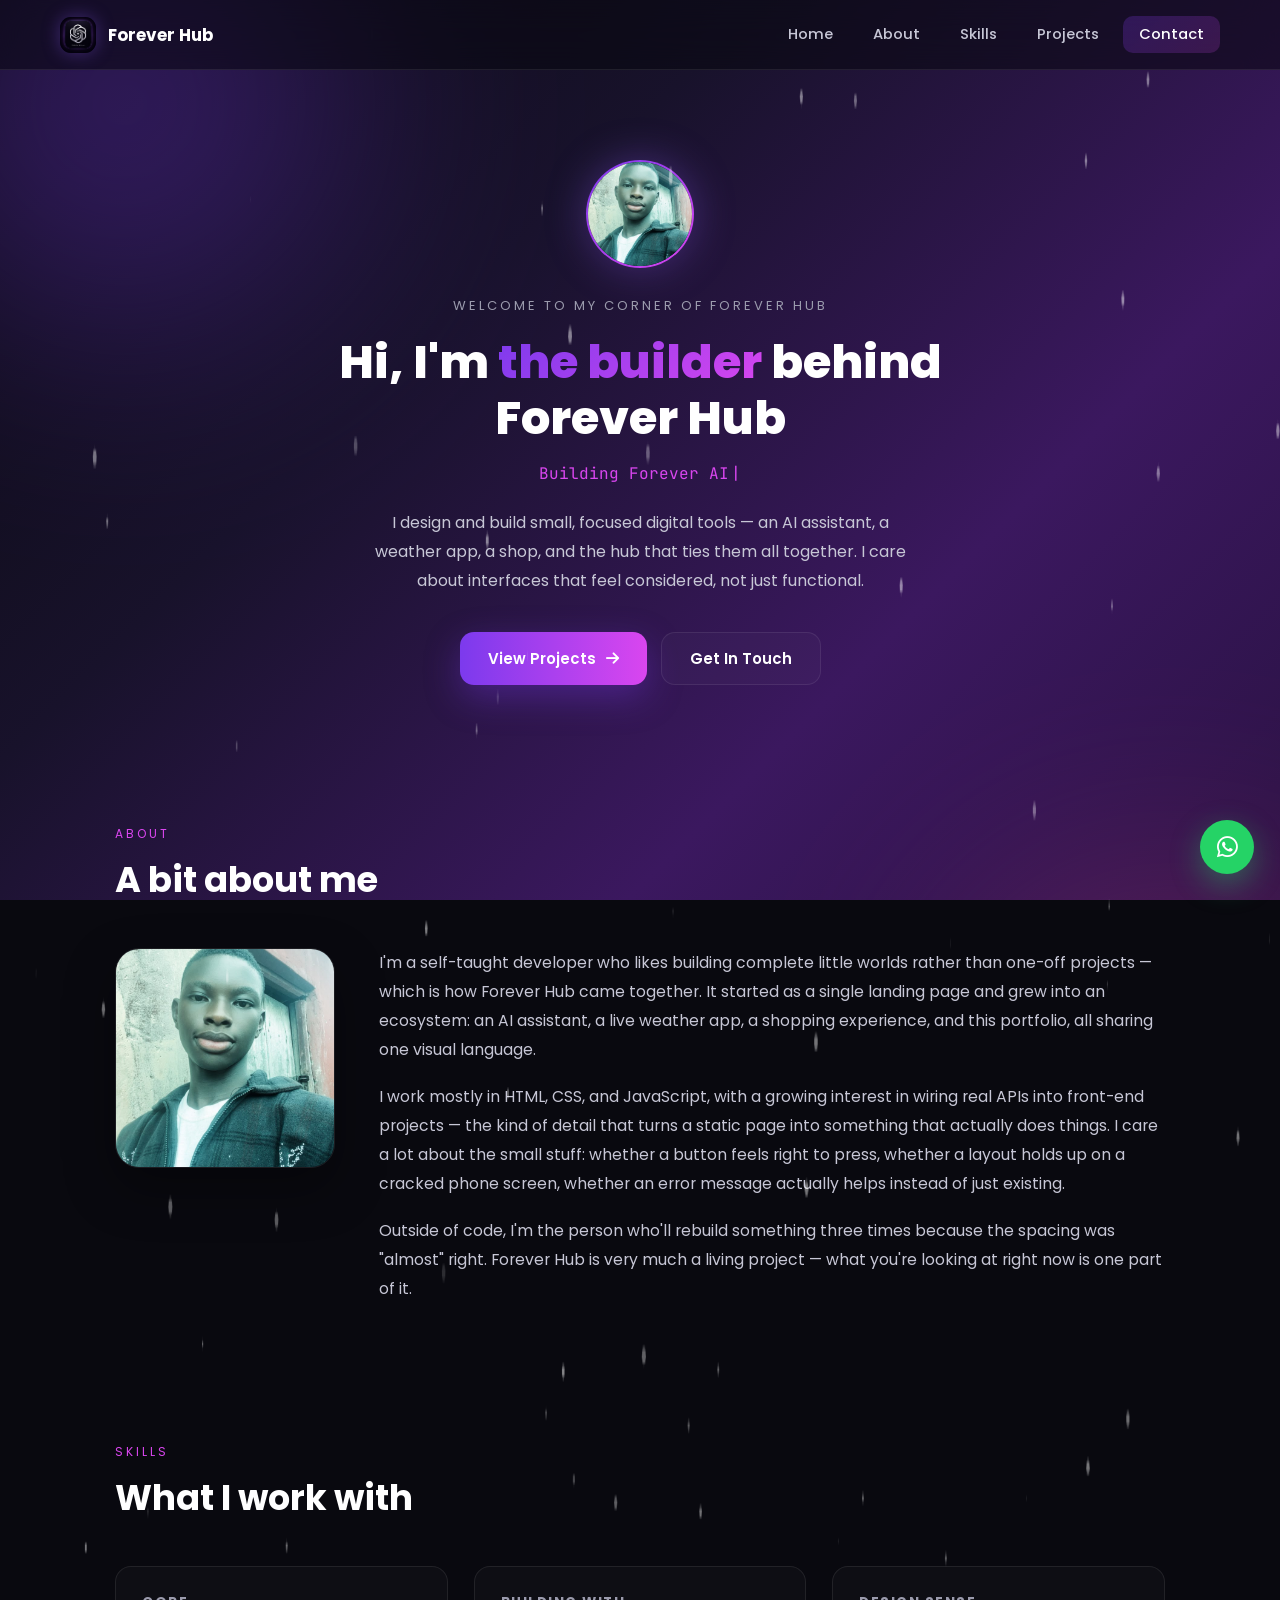
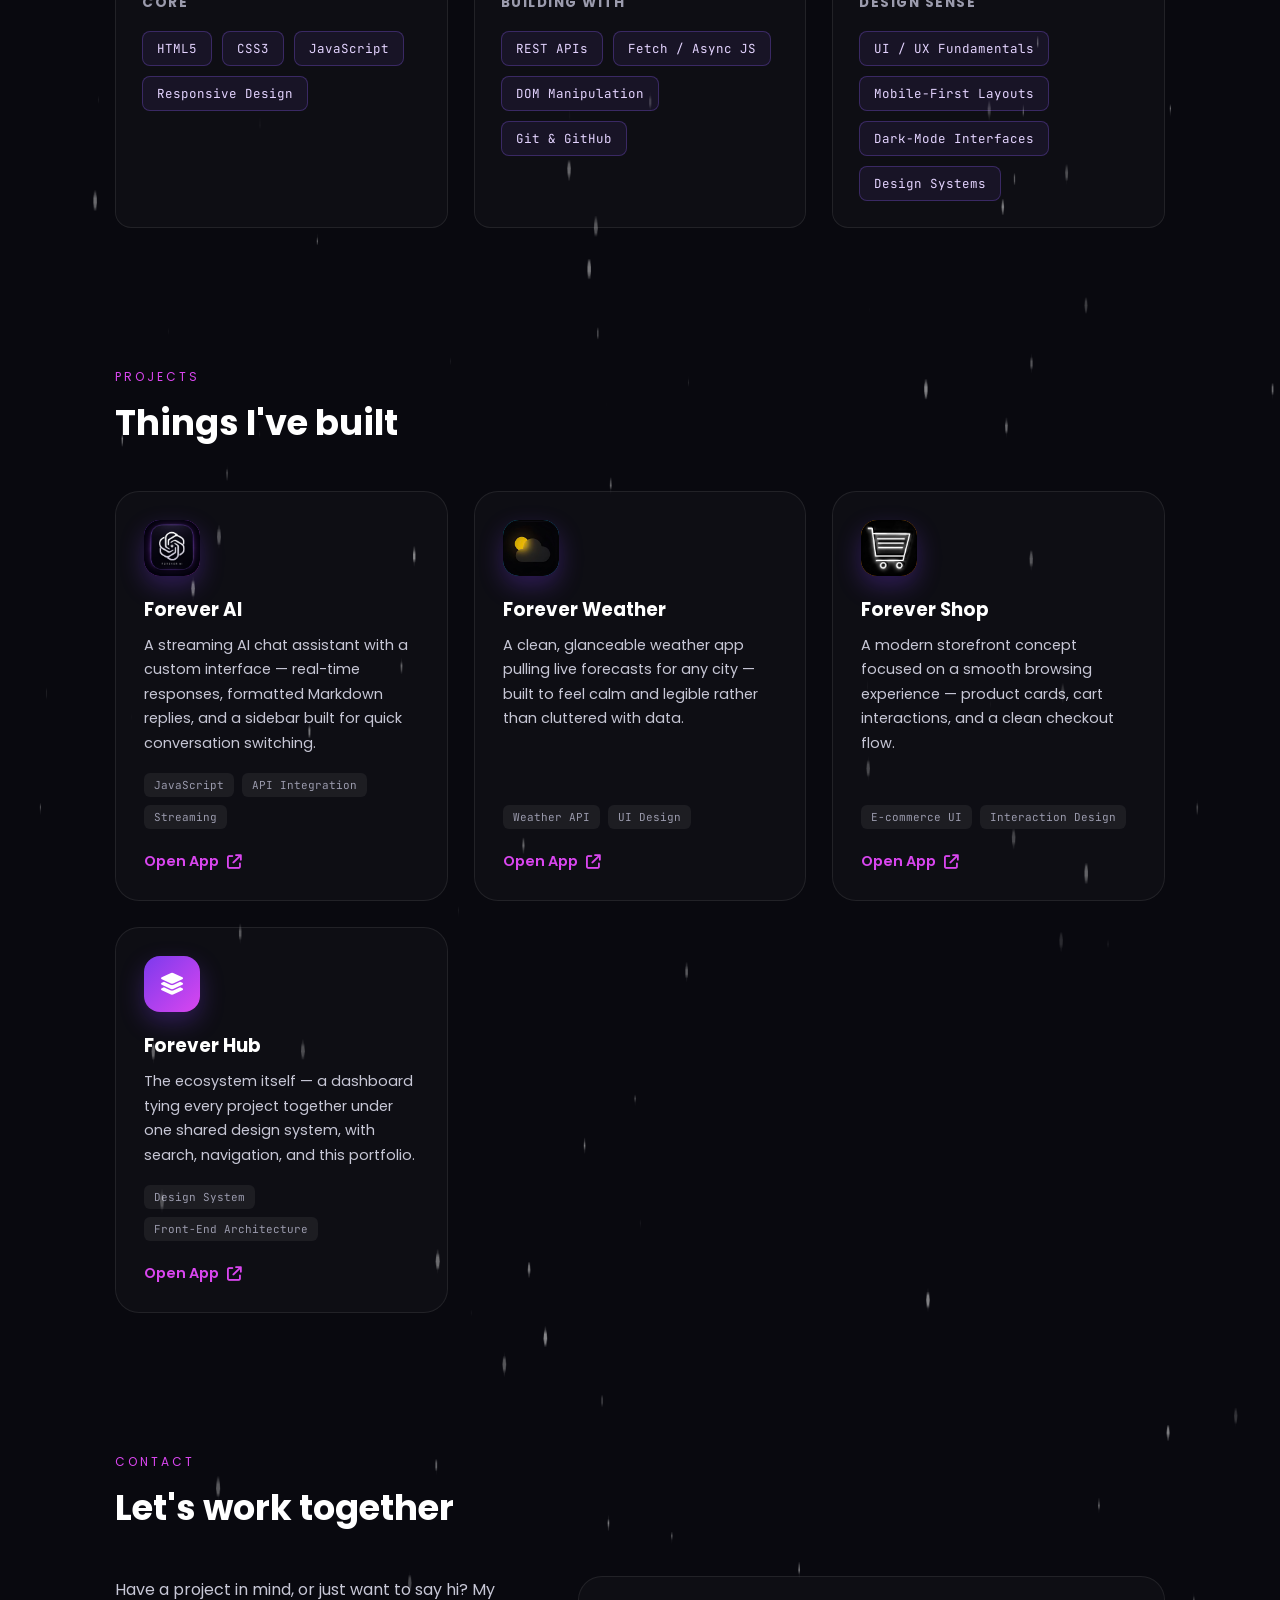
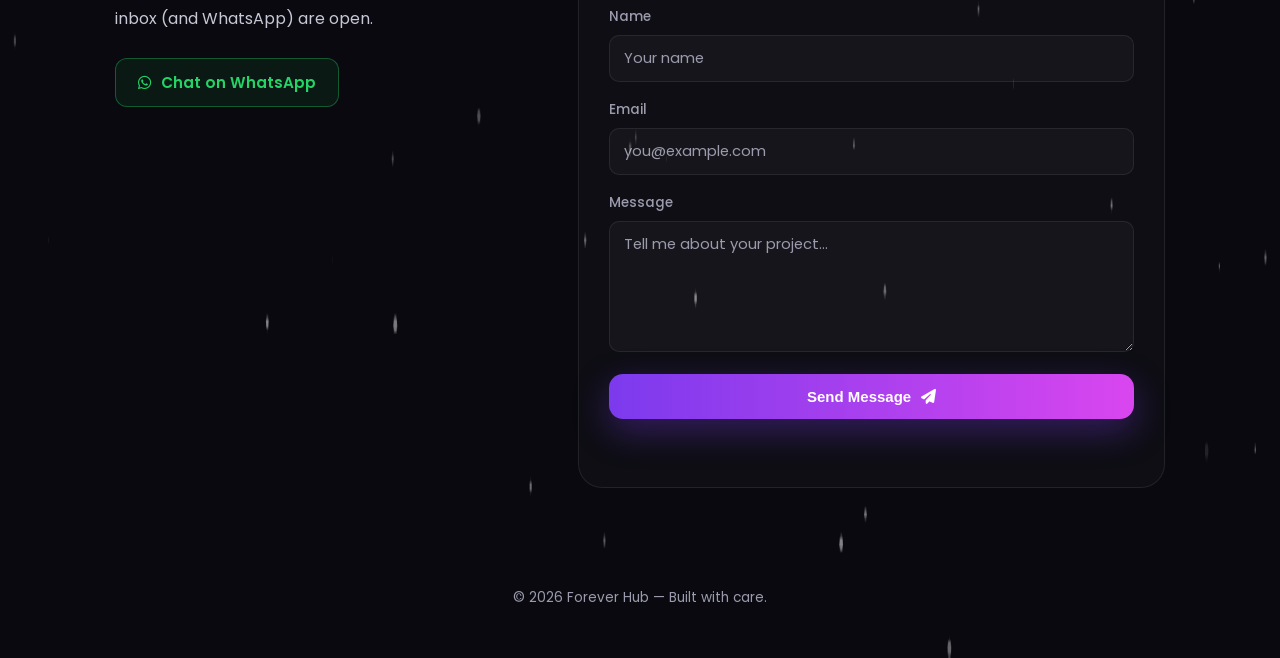
<file: about.html>
<!DOCTYPE html>
<html lang="en">

<head>

<meta charset="UTF-8">

<meta name="viewport" content="width=device-width, initial-scale=1.0">

<title>Forever Hub | About</title>

<link rel="stylesheet" href="about.css">
<link rel="stylesheet" href="css_responsive.css">

<link rel="preconnect" href="https://fonts.googleapis.com">
<link rel="preconnect" href="https://fonts.gstatic.com" crossorigin>

<link href="https://fonts.googleapis.com/css2?family=Poppins:wght@300;400;500;600;700;800&family=JetBrains+Mono:wght@400;500;600&display=swap" rel="stylesheet">

<link rel="stylesheet" href="https://cdnjs.cloudflare.com/ajax/libs/font-awesome/6.5.2/css/all.min.css">

</head>

<body>

<canvas id="galaxy"></canvas>

<div class="background">
    <div class="gradient"></div>
    <div class="blob blob1"></div>
    <div class="blob blob2"></div>
    <div class="blob blob3"></div>
</div>

<!-- ============================
     NAV BAR
============================ -->

<nav class="navbar" id="navbar">

    <a href="index.html" class="nav-brand">
        <div class="nav-logo">
            <img src="forever_ai_icon.png" alt="Forever Hub">
        </div>
        <span>Forever Hub</span>
    </a>

    <div class="nav-links" id="navLinks">

        <a href="index.html" class="nav-link">Home</a>
        <a href="#about" class="nav-link" data-section="about">About</a>
        <a href="#skills" class="nav-link" data-section="skills">Skills</a>
        <a href="#projects" class="nav-link" data-section="projects">Projects</a>
        <a href="#contact" class="nav-link" data-section="contact">Contact</a>

    </div>

    <button class="nav-toggle" id="navToggle" aria-label="Toggle menu">
        <i class="fa-solid fa-bars"></i>
    </button>

</nav>

<div class="nav-overlay" id="navOverlay"></div>

<!-- ============================
     HERO
============================ -->

<header class="hero" id="home">

    <div class="hero-photo">
        <img src="forever_.png" alt="Profile photo">
    </div>

    <small class="eyebrow">Welcome to my corner of Forever Hub</small>

    <h1 class="hero-name">Hi, I'm <span>the builder</span> behind Forever Hub</h1>

    <p class="hero-role">
        <span id="roleText">Building Forever AI</span><span class="cursor">|</span>
    </p>

    <p class="hero-intro">
        I design and build small, focused digital tools — an AI assistant, a weather app,
        a shop, and the hub that ties them all together. I care about interfaces that feel
        considered, not just functional.
    </p>

    <div class="hero-actions">
        <a href="#projects" class="btn-primary">
            View Projects
            <i class="fa-solid fa-arrow-right"></i>
        </a>
        <a href="#contact" class="btn-secondary">
            Get In Touch
        </a>
    </div>

</header>

<main>

    <!-- ============================
         ABOUT
    ============================ -->

    <section class="section" id="about">

        <div class="section-head">
            <small class="section-eyebrow">About</small>
            <h2 class="section-title">A bit about me</h2>
        </div>

        <div class="about-grid">

            <div class="about-photo">
                <img src="forever_.png" alt="Profile photo">
            </div>

            <div class="about-text">

                <p>
                    I'm a self-taught developer who likes building complete little worlds
                    rather than one-off projects — which is how Forever Hub came together.
                    It started as a single landing page and grew into an ecosystem: an AI
                    assistant, a live weather app, a shopping experience, and this portfolio,
                    all sharing one visual language.
                </p>

                <p>
                    I work mostly in HTML, CSS, and JavaScript, with a growing interest in
                    wiring real APIs into front-end projects — the kind of detail that turns
                    a static page into something that actually does things. I care a lot about
                    the small stuff: whether a button feels right to press, whether a layout
                    holds up on a cracked phone screen, whether an error message actually helps
                    instead of just existing.
                </p>

                <p>
                    Outside of code, I'm the person who'll rebuild something three times because
                    the spacing was "almost" right. Forever Hub is very much a living project —
                    what you're looking at right now is one part of it.
                </p>

            </div>

        </div>

    </section>

    <!-- ============================
         SKILLS
    ============================ -->

    <section class="section" id="skills">

        <div class="section-head">
            <small class="section-eyebrow">Skills</small>
            <h2 class="section-title">What I work with</h2>
        </div>

        <div class="skills-groups">

            <div class="skill-group">

                <h3>Core</h3>

                <div class="skill-tags">
                    <span class="skill-tag">HTML5</span>
                    <span class="skill-tag">CSS3</span>
                    <span class="skill-tag">JavaScript</span>
                    <span class="skill-tag">Responsive Design</span>
                </div>

            </div>

            <div class="skill-group">

                <h3>Building With</h3>

                <div class="skill-tags">
                    <span class="skill-tag">REST APIs</span>
                    <span class="skill-tag">Fetch / Async JS</span>
                    <span class="skill-tag">DOM Manipulation</span>
                    <span class="skill-tag">Git &amp; GitHub</span>
                </div>

            </div>

            <div class="skill-group">

                <h3>Design Sense</h3>

                <div class="skill-tags">
                    <span class="skill-tag">UI / UX Fundamentals</span>
                    <span class="skill-tag">Mobile-First Layouts</span>
                    <span class="skill-tag">Dark-Mode Interfaces</span>
                    <span class="skill-tag">Design Systems</span>
                </div>

            </div>

        </div>

    </section>

    <!-- ============================
         PROJECTS
    ============================ -->

    <section class="section" id="projects">

        <div class="section-head">
            <small class="section-eyebrow">Projects</small>
            <h2 class="section-title">Things I've built</h2>
        </div>

        <div class="projects-grid">

            <article class="project-card">

                <div class="project-icon">
                    <img src="forever_ai_icon.png" alt="Forever AI">
                </div>

                <h3>Forever AI</h3>

                <p>
                    A streaming AI chat assistant with a custom interface — real-time
                    responses, formatted Markdown replies, and a sidebar built for
                    quick conversation switching.
                </p>

                <div class="project-tags">
                    <span>JavaScript</span>
                    <span>API Integration</span>
                    <span>Streaming</span>
                </div>

                <a href="forever_ai.html" class="project-link">
                    Open App <i class="fa-solid fa-arrow-up-right-from-square"></i>
                </a>

            </article>

            <article class="project-card">

                <div class="project-icon weather">
                    <img src="weather1.jpg" alt="Forever Weather">
                </div>

                <h3>Forever Weather</h3>

                <p>
                    A clean, glanceable weather app pulling live forecasts for any city —
                    built to feel calm and legible rather than cluttered with data.
                </p>

                <div class="project-tags">
                    <span>Weather API</span>
                    <span>UI Design</span>
                </div>

                <a href="weather.html" class="project-link">
                    Open App <i class="fa-solid fa-arrow-up-right-from-square"></i>
                </a>

            </article>

            <article class="project-card">

                <div class="project-icon shop">
                    <img src="shopping.jpg" alt="Forever Shop">
                </div>

                <h3>Forever Shop</h3>

                <p>
                    A modern storefront concept focused on a smooth browsing experience —
                    product cards, cart interactions, and a clean checkout flow.
                </p>

                <div class="project-tags">
                    <span>E-commerce UI</span>
                    <span>Interaction Design</span>
                </div>

                <a href="shop.html" class="project-link">
                    Open App <i class="fa-solid fa-arrow-up-right-from-square"></i>
                </a>

            </article>

            <article class="project-card">

                <div class="project-icon hub">
                    <i class="fa-solid fa-layer-group"></i>
                </div>

                <h3>Forever Hub</h3>

                <p>
                    The ecosystem itself — a dashboard tying every project together under
                    one shared design system, with search, navigation, and this portfolio.
                </p>

                <div class="project-tags">
                    <span>Design System</span>
                    <span>Front-End Architecture</span>
                </div>

                <a href="dashboard.html" class="project-link">
                    Open App <i class="fa-solid fa-arrow-up-right-from-square"></i>
                </a>

            </article>

        </div>

    </section>

    <!-- ============================
         CONTACT
    ============================ -->

    <section class="section" id="contact">

        <div class="section-head">
            <small class="section-eyebrow">Contact</small>
            <h2 class="section-title">Let's work together</h2>
        </div>

        <div class="contact-grid">

            <div class="contact-info">

                <p>
                    Have a project in mind, or just want to say hi? My inbox (and WhatsApp)
                    are open.
                </p>

                <a href="https://wa.me/2348117090361" class="whatsapp-link" target="_blank" rel="noopener noreferrer">
                    <i class="fab fa-whatsapp"></i>
                    Chat on WhatsApp
                </a>

            </div>

            <form
                class="contact-form"
                id="contactForm"
                action="https://formspree.io/f/mljrnbwl"
                method="POST"
            >

                <div class="form-row">

                    <label for="name">Name</label>

                    <input
                        type="text"
                        id="name"
                        name="name"
                        placeholder="Your name"
                        required
                    >

                </div>

                <div class="form-row">

                    <label for="email">Email</label>

                    <input
                        type="email"
                        id="email"
                        name="email"
                        placeholder="you@example.com"
                        required
                    >

                </div>

                <div class="form-row">

                    <label for="message">Message</label>

                    <textarea
                        id="message"
                        name="message"
                        rows="5"
                        placeholder="Tell me about your project..."
                        required
                    ></textarea>

                </div>

                <button type="submit" class="btn-primary form-submit" id="formSubmit">
                    <span class="btn-text">Send Message</span>
                    <i class="fa-solid fa-paper-plane"></i>
                </button>

                <p class="form-status" id="formStatus"></p>

            </form>

        </div>

    </section>

</main>

<footer class="site-footer">
    © 2026 Forever Hub — Built with care.
</footer>

<a href="https://wa.me/2348117090361" class="whatsapp-btn" target="_blank" rel="noopener noreferrer">
    <i class="fab fa-whatsapp"></i>
</a>

<script src="Script.js"></script>
<script src="about.js"></script>

</body>

</html>
</file>
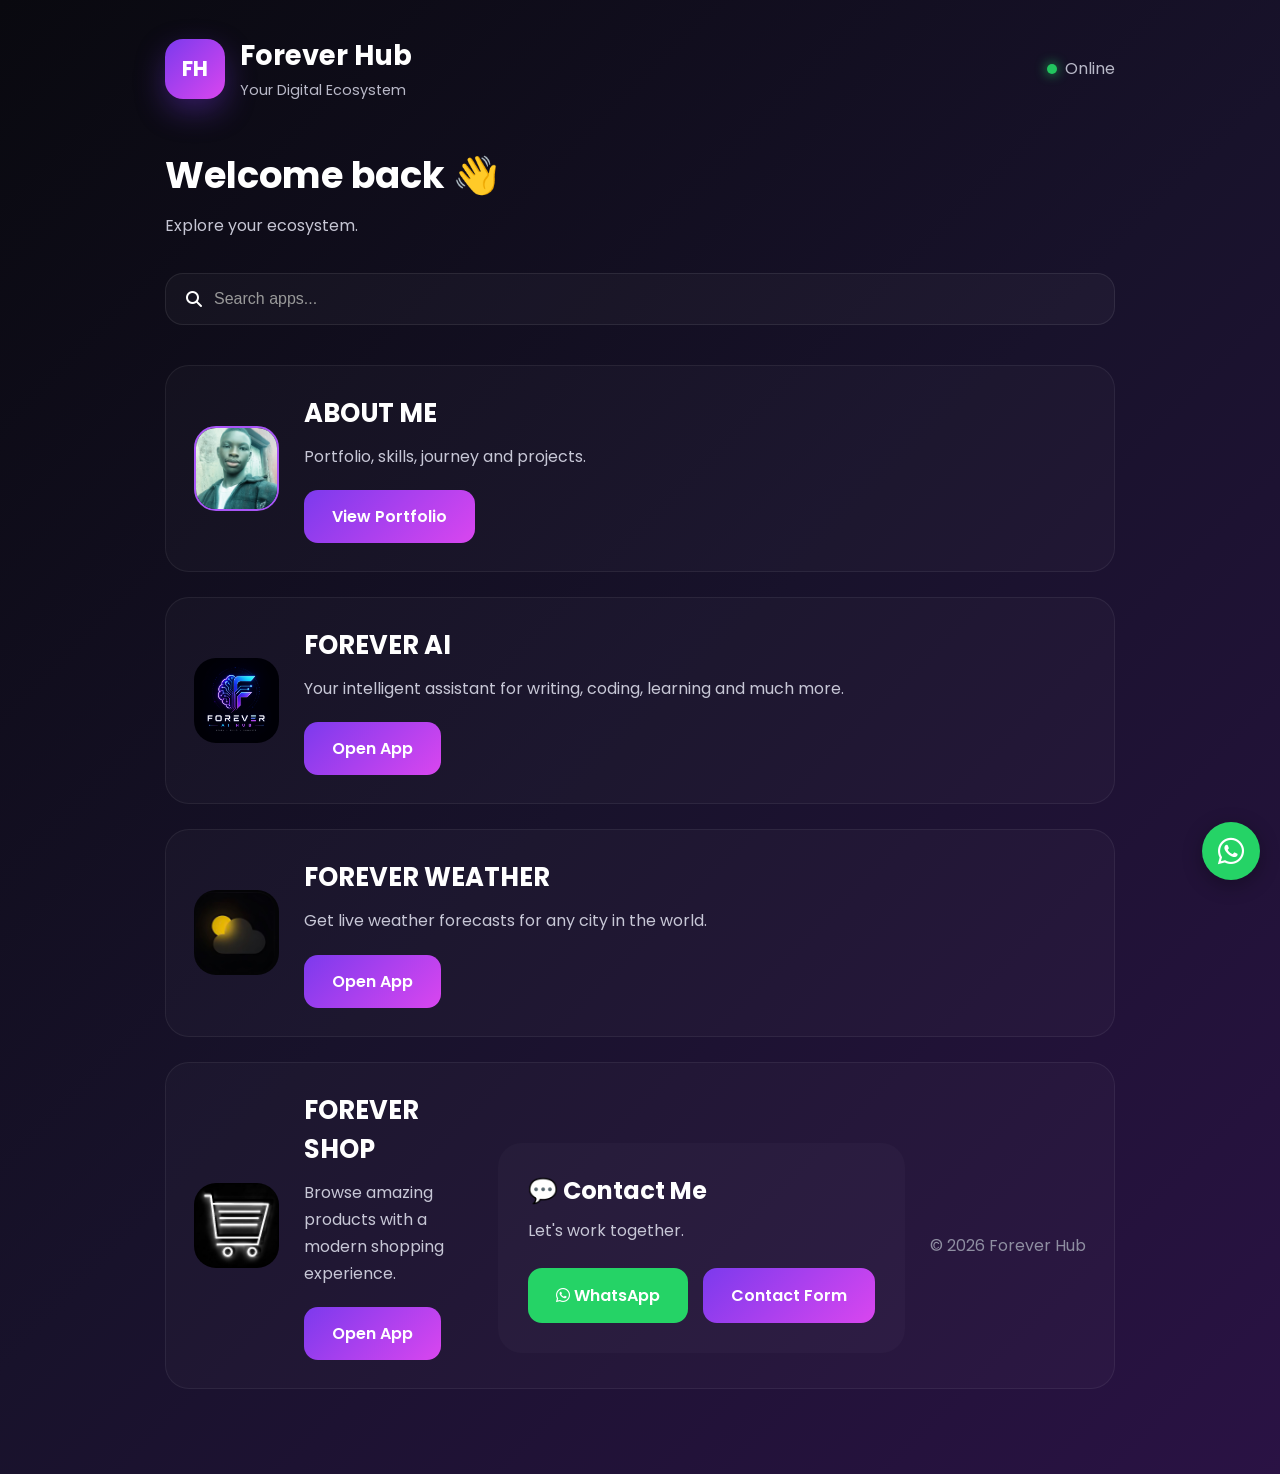
<file: dashboard.html>
<!DOCTYPE html>
<html lang="en">

<head>

<meta charset="UTF-8">

<meta name="viewport" content="width=device-width, initial-scale=1.0">

<title>Forever Hub | Dashboard</title>

<link rel="stylesheet" href="dashboard.css">
<link rel="stylesheet" href="css_responsive.css">

<link rel="preconnect" href="https://fonts.googleapis.com">

<link rel="preconnect" href="https://fonts.gstatic.com" crossorigin>

<link href="https://fonts.googleapis.com/css2?family=Poppins:wght@300;400;500;600;700;800&display=swap" rel="stylesheet">

<link rel="stylesheet"
href="https://cdnjs.cloudflare.com/ajax/libs/font-awesome/6.7.2/css/all.min.css">

<link rel="stylesheet" href="https://cdnjs.cloudflare.com/ajax/libs/font-awesome/6.5.2/css/all.min.css">

</head>

<body>

<div class="container">

<header>

<div class="brand">

<div class="logo">
FH
</div>

<div class="brand-text">

<h1>Forever Hub</h1>

<span>Your Digital Ecosystem</span>

</div>

</div>

<div class="status">

<span class="dot"></span>

Online

</div>

</header>

<section class="hero">

<h2>Welcome back 👋</h2>

<p>Explore your ecosystem.</p>

</section>

<div class="search">

<i class="fa-solid fa-magnifying-glass"></i>

<input
type="text"
placeholder="Search apps...">

</div>

<section>
<!-- ABOUT -->

<section class="app-card">

<div class="app-icon profile">

<img src="forever_.png">

</div>

<div class="app-content">

<h2>ABOUT ME</h2>

<p>

Portfolio, skills,
journey and projects.

</p>

<a href="about.html">

View Portfolio

</a>

</div>

</section>


<!-- FOREVER AI -->

<section class="app-card">
<div class="app-icon ai-logo">
    <img src="forever_ai.png" alt="Forever AI Logo">
</div>

<div class="app-content">

<h2>FOREVER AI</h2>

<p>
Your intelligent assistant for writing,
coding, learning and much more.
</p>

<a href="forever_ai.html">

Open App

</a>

</div>

</section>

<!-- WEATHER -->

<section class="app-card">

<div class="app-icon ai-logo">
    <img src="weather1.jpg" alt="Forever weather Logo">
</div>

<div class="app-content">

<h2>FOREVER WEATHER</h2>

<p>
Get live weather forecasts
for any city in the world.
</p>

<a href="weather.html">

Open App

</a>

</div>

</section>

<!-- SHOP -->

<section class="app-card">
<div class="app-icon ai-logo">
    <img src="shopping.jpg" alt="Forever shopping Logo">
</div>

<div class="app-content">

<h2>FOREVER SHOP</h2>

<p>
Browse amazing products
with a modern shopping experience.
</p>

<a href="shop.html">

Open App

</a>

</div>


<!-- CONTACT -->

<section class="contact">

<h2>💬 Contact Me</h2>

<p>

Let's work together.

</p>

<div class="buttons">

<a href="https://wa.me/2348117090361">

<i class="fab fa-whatsapp"></i>

WhatsApp

</a>



<a href="about.html">

Contact Form

</a>

</div>

</section>

<footer>

© 2026 Forever Hub

</footer>

</div>
<a href="https://wa.me/2348117090361" class="whatsapp-btn" target="_blank">
  <i class="fab fa-whatsapp"></i>
</a>

</body>

</html>
</file>
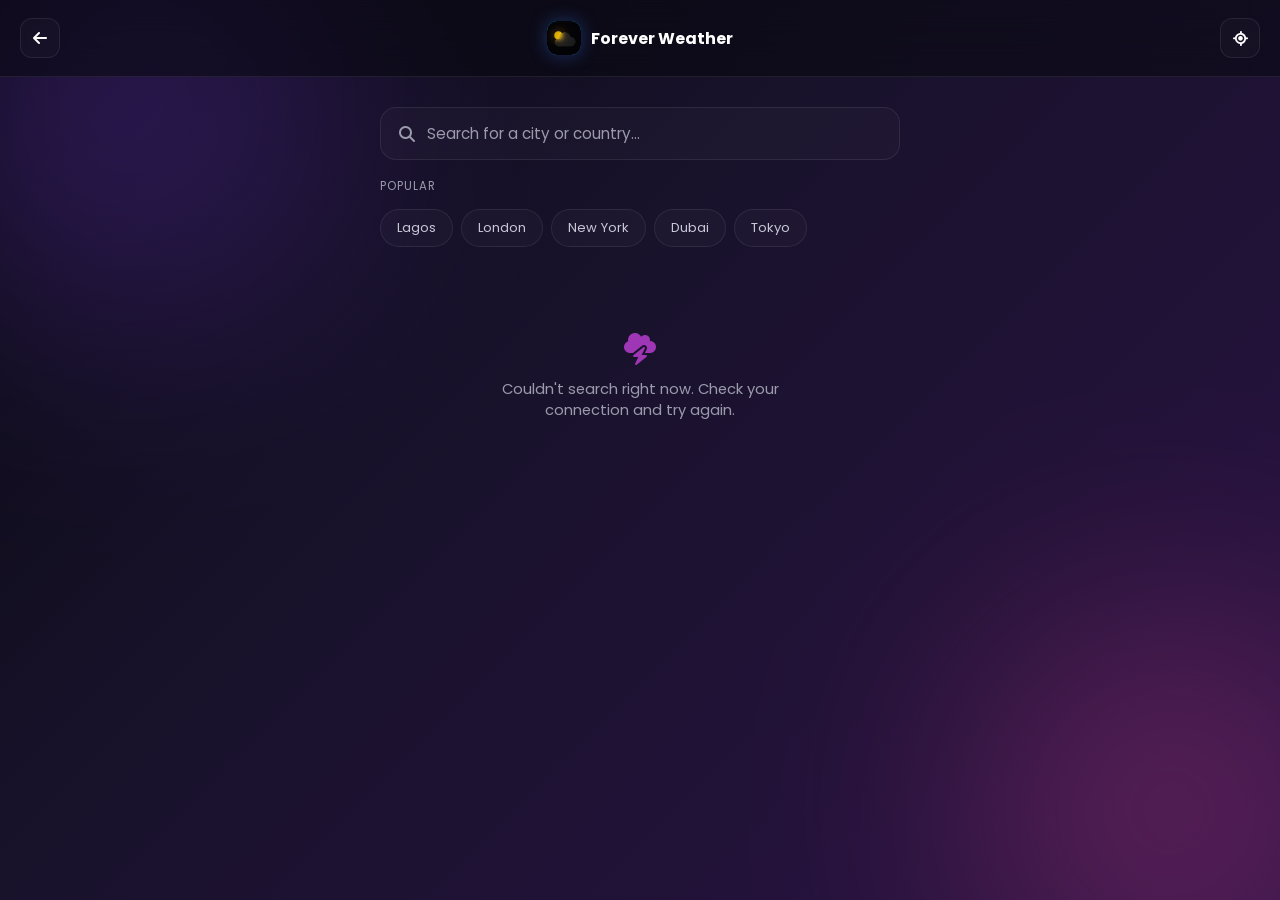
<file: weather.html>
<!DOCTYPE html>
<html lang="en">

<head>

<meta charset="UTF-8">

<meta name="viewport" content="width=device-width, initial-scale=1.0">

<title>Forever Hub | Weather</title>

<link rel="stylesheet" href="weather.css">
<link rel="stylesheet" href="css_responsive.css">

<link rel="preconnect" href="https://fonts.googleapis.com">
<link rel="preconnect" href="https://fonts.gstatic.com" crossorigin>

<link href="https://fonts.googleapis.com/css2?family=Poppins:wght@300;400;500;600;700;800&family=JetBrains+Mono:wght@400;500;600&display=swap" rel="stylesheet">

<link rel="stylesheet" href="https://cdnjs.cloudflare.com/ajax/libs/font-awesome/6.5.2/css/all.min.css">

</head>

<body>

<div class="background">
    <div class="gradient"></div>
    <div class="blob blob1"></div>
    <div class="blob blob2"></div>
</div>

<!-- ============================
     HEADER
============================ -->

<header class="top-bar">

    <a href="dashboard.html" class="back-btn">
        <i class="fa-solid fa-arrow-left"></i>
    </a>

    <div class="brand">
        <div class="brand-icon">
            <img src="weather1.jpg" alt="Forever Weather">
        </div>
        <span>Forever Weather</span>
    </div>

    <button class="locate-btn" id="locateBtn" title="Use my location">
        <i class="fa-solid fa-location-crosshairs"></i>
    </button>

</header>

<main>

    <!-- ============================
         SEARCH
    ============================ -->

    <section class="search-section">

        <div class="search-box">

            <i class="fa-solid fa-magnifying-glass"></i>

            <input
                type="text"
                id="citySearch"
                placeholder="Search for a city or country..."
                autocomplete="off"
            >

            <div class="search-results" id="searchResults"></div>

        </div>

        <span class="quick-label" id="quickLabel">Popular</span>

        <div class="quick-cities" id="quickCities">
            <button data-city="Lagos">Lagos</button>
            <button data-city="London">London</button>
            <button data-city="New York">New York</button>
            <button data-city="Dubai">Dubai</button>
            <button data-city="Tokyo">Tokyo</button>
        </div>

    </section>

    <!-- ============================
         LOADING / ERROR STATES
    ============================ -->

    <div class="state-message" id="loadingState" style="display:none;">
        <i class="fa-solid fa-circle-notch fa-spin"></i>
        <p>Fetching weather...</p>
    </div>

    <div class="state-message" id="errorState" style="display:none;">
        <i class="fa-solid fa-cloud-bolt"></i>
        <p id="errorText">Couldn't find that location. Try another search.</p>
    </div>

    <!-- ============================
         WEATHER CARD
    ============================ -->

    <section class="weather-card" id="weatherCard" style="display:none;">

        <div class="weather-location">

            <h1 id="cityName">--</h1>
            <p id="countryName">--</p>

        </div>

        <div class="weather-datetime">

            <span id="localTime">--:--</span>
            <span class="dot">•</span>
            <span id="localDate">--</span>

        </div>

        <div class="weather-main">

            <div class="weather-icon" id="weatherIcon">
                <i class="fa-solid fa-cloud-sun"></i>
            </div>

            <div class="weather-temp">
                <span id="tempValue">--</span>
                <span class="deg">°C</span>
            </div>

        </div>

        <p class="weather-condition" id="conditionText">--</p>
        <p class="weather-feelslike">Feels like <span id="feelsLikeValue">--°</span></p>
        <p class="weather-context" id="contextLine"></p>

        <div class="weather-details">

            <div class="detail-card">
                <i class="fa-solid fa-droplet"></i>
                <div>
                    <span class="detail-label">Humidity</span>
                    <span class="detail-value" id="humidityValue">--%</span>
                </div>
            </div>

            <div class="detail-card">
                <i class="fa-solid fa-wind"></i>
                <div>
                    <span class="detail-label">Wind</span>
                    <span class="detail-value" id="windValue">-- km/h</span>
                </div>
            </div>

            <div class="detail-card">
                <i class="fa-solid fa-sun" id="dayNightIcon"></i>
                <div>
                    <span class="detail-label">Sky</span>
                    <span class="detail-value" id="dayNightValue">--</span>
                </div>
            </div>

            <div class="detail-card">
                <i class="fa-solid fa-mountain-sun"></i>
                <div>
                    <span class="detail-label">Elevation</span>
                    <span class="detail-value" id="elevationValue">-- m</span>
                </div>
            </div>

        </div>

    </section>

    <!-- ============================
         HOURLY FORECAST
    ============================ -->

    <section class="hourly-section" id="hourlySection" style="display:none;">

        <h3 class="hourly-title">Next hours</h3>

        <div class="hourly-strip" id="hourlyStrip"></div>

    </section>

    <!-- ============================
         EMPTY STATE (initial)
    ============================ -->

    <div class="state-message" id="emptyState">
        <i class="fa-solid fa-cloud-sun"></i>
        <p>Search a city above to see current weather and local time.</p>
    </div>

</main>

<script src="weather.js"></script>

</body>

</html>
</file>
<file: about.css>
/* ===================================
   FOREVER HUB — ABOUT / PORTFOLIO
=================================== */

:root {

    --bg-deep: #09090f;
    --bg-mid: #18122b;
    --bg-warm: #2a1244;

    --accent-violet: #7c3aed;
    --accent-magenta: #d946ef;

    --text-main: #ffffff;
    --text-secondary: #c7c7d6;
    --text-muted: #9b9bad;

    --border: #ffffff14;
    --surface: #ffffff06;
    --surface-hover: #ffffff0c;

    --radius-lg: 24px;
    --radius-md: 16px;
    --radius-sm: 10px;

    --font-body: 'Poppins', sans-serif;
    --font-mono: 'JetBrains Mono', monospace;

}


* {
    margin: 0;
    padding: 0;
    box-sizing: border-box;
}


html {
    scroll-behavior: smooth;
}


body {

    font-family: var(--font-body);

    background: var(--bg-deep);

    color: var(--text-main);

    position: relative;

    overflow-x: hidden;

}


/* ===========================
   BACKGROUND
=========================== */

.background {

    position: fixed;

    inset: 0;

    overflow: hidden;

    z-index: -10;

}


.gradient {

    position: absolute;

    inset: 0;

    background:
        linear-gradient(
            135deg,
            var(--bg-deep) 0%,
            var(--bg-mid) 35%,
            #3B185F 70%,
            var(--bg-warm) 100%
        );

}


.blob {

    position: absolute;

    border-radius: 50%;

    filter: blur(130px);

    opacity: .35;

}


.blob1 {

    width: 450px;
    height: 450px;

    background: var(--accent-violet);

    top: -120px;
    left: -100px;

}


.blob2 {

    width: 380px;
    height: 380px;

    background: #ec4899;

    top: 900px;
    right: -80px;

}


.blob3 {

    width: 320px;
    height: 320px;

    background: #7c3aed;

    top: 1900px;
    left: -60px;

}


#galaxy {

    position: absolute;

    inset: 0;

    width: 100%;
    height: 100%;

    z-index: 0;

    pointer-events: none;

    opacity: .5;

}


/* ===========================
   NAV BAR
=========================== */

.navbar {

    position: sticky;
    top: 0;

    z-index: 100;

    display: flex;

    align-items: center;
    justify-content: space-between;

    padding: 16px min(6%, 60px);

    background: rgba(9, 9, 15, 0.55);

    backdrop-filter: blur(18px);
    -webkit-backdrop-filter: blur(18px);

    border-bottom: 1px solid var(--border);

}


.nav-brand {

    display: flex;
    align-items: center;

    gap: 12px;

    text-decoration: none;

    color: var(--text-main);

    font-weight: 700;

    font-size: 1.05rem;

}


.nav-logo {

    width: 36px;
    height: 36px;

    border-radius: 11px;

    overflow: hidden;

    box-shadow: 0 0 18px rgba(139, 92, 246, 0.35);

    flex-shrink: 0;

}


.nav-logo img {

    width: 100%;
    height: 100%;

    object-fit: cover;

}


.nav-links {

    display: flex;

    align-items: center;

    gap: 8px;

}


.nav-link {

    position: relative;

    padding: 8px 16px;

    border-radius: 10px;

    color: var(--text-secondary);

    text-decoration: none;

    font-size: 0.92rem;
    font-weight: 500;

    transition: .25s ease;

}


.nav-link:hover {

    color: var(--text-main);

    background: var(--surface-hover);

}


.nav-link.active {

    color: var(--text-main);

    background:
        linear-gradient(
            135deg,
            rgba(124, 58, 237, 0.25),
            rgba(217, 70, 239, 0.18)
        );

}


.nav-toggle {

    display: none;

    width: 40px;
    height: 40px;

    align-items: center;
    justify-content: center;

    border: 1px solid var(--border);
    border-radius: 10px;

    background: var(--surface);

    color: var(--text-main);

    font-size: 16px;

    cursor: pointer;

}


.nav-overlay {

    display: none;

    position: fixed;

    inset: 0;

    background: rgba(0, 0, 0, 0.55);

    backdrop-filter: blur(4px);

    z-index: 90;

}


.nav-overlay.active {

    display: block;

}


/* ===========================
   HERO
=========================== */

.hero {

    display: flex;

    flex-direction: column;

    align-items: center;

    text-align: center;

    padding: 90px 24px 70px;

    max-width: 780px;

    margin: 0 auto;

}


.hero-photo {

    width: 108px;
    height: 108px;

    border-radius: 50%;

    overflow: hidden;

    border: 2px solid transparent;

    background:
        linear-gradient(var(--bg-deep), var(--bg-deep)) padding-box,
        linear-gradient(135deg, var(--accent-violet), var(--accent-magenta)) border-box;

    box-shadow: 0 0 40px rgba(139, 92, 246, 0.35);

    margin-bottom: 28px;

}


.hero-photo img {

    width: 100%;
    height: 100%;

    object-fit: cover;

}


.eyebrow {

    display: inline-block;

    font-size: 13px;

    color: var(--text-muted);

    letter-spacing: 3px;

    text-transform: uppercase;

    margin-bottom: 18px;

}


.hero-name {

    font-size: clamp(1.9rem, 5vw, 2.9rem);

    font-weight: 800;

    line-height: 1.2;

    margin-bottom: 18px;

}


.hero-name span {

    background:
        linear-gradient(
            135deg,
            var(--accent-violet),
            var(--accent-magenta)
        );

    -webkit-background-clip: text;
    background-clip: text;

    color: transparent;

}


.hero-role {

    font-family: var(--font-mono);

    font-size: 1rem;

    color: var(--accent-magenta);

    margin-bottom: 22px;

    min-height: 24px;

}


.cursor {

    display: inline-block;

    margin-left: 2px;

    animation: cursorBlink 0.9s step-start infinite;

}


@keyframes cursorBlink {

    50% {
        opacity: 0;
    }

}


.hero-intro {

    color: var(--text-secondary);

    font-size: 1rem;

    line-height: 1.8;

    max-width: 560px;

    margin-bottom: 36px;

}


.hero-actions {

    display: flex;

    gap: 14px;

    flex-wrap: wrap;

    justify-content: center;

}


.btn-primary {

    display: inline-flex;

    align-items: center;

    gap: 10px;

    text-decoration: none;

    color: var(--text-main);

    font-weight: 600;

    font-size: 15px;

    padding: 14px 28px;

    border: none;

    border-radius: 14px;

    background:
        linear-gradient(
            90deg,
            var(--accent-violet),
            var(--accent-magenta)
        );

    box-shadow: 0 12px 35px rgba(124, 58, 237, 0.35);

    transition: .3s ease;

    cursor: pointer;

}


.btn-primary:hover {

    transform: translateY(-4px);

    box-shadow: 0 18px 45px rgba(124, 58, 237, 0.5);

}


.btn-secondary {

    display: inline-flex;

    align-items: center;

    text-decoration: none;

    color: var(--text-main);

    font-weight: 600;

    font-size: 15px;

    padding: 14px 28px;

    border: 1px solid var(--border);

    border-radius: 14px;

    background: var(--surface);

    transition: .3s ease;

}


.btn-secondary:hover {

    background: var(--surface-hover);

    border-color: rgba(255, 255, 255, 0.25);

}


/* ===========================
   SECTIONS (shared)
=========================== */

.section {

    width: min(92%, 1050px);

    margin: 0 auto;

    padding: 70px 0;

    scroll-margin-top: 90px;

}


.section-head {

    margin-bottom: 42px;

}


.section-eyebrow {

    display: block;

    font-size: 12px;

    color: var(--accent-magenta);

    letter-spacing: 3px;

    text-transform: uppercase;

    margin-bottom: 10px;

}


.section-title {

    font-size: clamp(1.6rem, 4vw, 2.2rem);

    font-weight: 700;

}


/* ===========================
   ABOUT
=========================== */

.about-grid {

    display: grid;

    grid-template-columns: 220px 1fr;

    gap: 44px;

    align-items: start;

}


.about-photo {

    width: 100%;
    aspect-ratio: 1;

    border-radius: var(--radius-lg);

    overflow: hidden;

    border: 1px solid var(--border);

    box-shadow: 0 20px 50px rgba(0, 0, 0, 0.35);

}


.about-photo img {

    width: 100%;
    height: 100%;

    object-fit: cover;

}


.about-text p {

    color: var(--text-secondary);

    line-height: 1.85;

    margin-bottom: 18px;

    font-size: 0.98rem;

}


.about-text p:last-child {

    margin-bottom: 0;

}


/* ===========================
   SKILLS
=========================== */

.skills-groups {

    display: grid;

    grid-template-columns: repeat(auto-fit, minmax(230px, 1fr));

    gap: 26px;

}


.skill-group {

    padding: 26px;

    border: 1px solid var(--border);
    border-radius: var(--radius-md);

    background: var(--surface);

}


.skill-group h3 {

    font-size: 0.85rem;

    text-transform: uppercase;

    letter-spacing: 1.5px;

    color: var(--text-muted);

    margin-bottom: 18px;

}


.skill-tags {

    display: flex;

    flex-wrap: wrap;

    gap: 10px;

}


.skill-tag {

    font-family: var(--font-mono);

    font-size: 12.5px;

    padding: 8px 14px;

    border-radius: 8px;

    border: 1px solid rgba(139, 92, 246, 0.3);

    background: rgba(139, 92, 246, 0.08);

    color: #e4d4ff;

}


/* ===========================
   PROJECTS
=========================== */

.projects-grid {

    display: grid;

    grid-template-columns: repeat(auto-fit, minmax(260px, 1fr));

    gap: 26px;

}


.project-card {

    display: flex;

    flex-direction: column;

    padding: 28px;

    border: 1px solid var(--border);
    border-radius: var(--radius-lg);

    background: var(--surface);

    transition: .35s ease;

}


.project-card:hover {

    transform: translateY(-6px);

    border-color: rgba(168, 85, 247, 0.5);

    box-shadow: 0 20px 40px rgba(124, 58, 237, 0.15);

}


.project-icon {

    width: 56px;
    height: 56px;

    display: flex;

    align-items: center;
    justify-content: center;

    border-radius: 16px;

    overflow: hidden;

    background:
        linear-gradient(
            135deg,
            var(--accent-violet),
            var(--accent-magenta)
        );

    box-shadow: 0 10px 25px rgba(124, 58, 237, 0.3);

    font-size: 22px;

    margin-bottom: 20px;

}


.project-icon img {

    width: 100%;
    height: 100%;

    object-fit: cover;

}


.project-icon.weather {

    background: linear-gradient(135deg, #06b6d4, #3b82f6);

}


.project-icon.shop {

    background: linear-gradient(135deg, #f59e0b, #f97316);

}


.project-icon.hub {

    background: linear-gradient(135deg, #7c3aed, #d946ef);

}


.project-card h3 {

    font-size: 1.15rem;

    margin-bottom: 10px;

}


.project-card p {

    color: var(--text-secondary);

    font-size: 0.9rem;

    line-height: 1.7;

    margin-bottom: 18px;

    flex: 1;

}


.project-tags {

    display: flex;

    flex-wrap: wrap;

    gap: 8px;

    margin-bottom: 22px;

}


.project-tags span {

    font-family: var(--font-mono);

    font-size: 11px;

    padding: 5px 10px;

    border-radius: 6px;

    background: rgba(255, 255, 255, 0.06);

    color: var(--text-muted);

}


.project-link {

    display: inline-flex;

    align-items: center;

    gap: 8px;

    text-decoration: none;

    color: var(--accent-magenta);

    font-weight: 600;

    font-size: 0.9rem;

    transition: .25s ease;

}


.project-link:hover {

    gap: 12px;

    color: #f0abfc;

}


/* ===========================
   CONTACT
=========================== */

.contact-grid {

    display: grid;

    grid-template-columns: 1fr 1.4fr;

    gap: 44px;

    align-items: start;

}


.contact-info p {

    color: var(--text-secondary);

    line-height: 1.8;

    margin-bottom: 24px;

}


.whatsapp-link {

    display: inline-flex;

    align-items: center;

    gap: 10px;

    text-decoration: none;

    color: #25D366;

    font-weight: 600;

    font-size: 0.95rem;

    padding: 12px 22px;

    border: 1px solid rgba(37, 211, 102, 0.35);
    border-radius: 12px;

    background: rgba(37, 211, 102, 0.08);

    transition: .25s ease;

}


.whatsapp-link:hover {

    background: rgba(37, 211, 102, 0.15);

}


.contact-form {

    display: flex;

    flex-direction: column;

    gap: 18px;

    padding: 30px;

    border: 1px solid var(--border);
    border-radius: var(--radius-lg);

    background: var(--surface);

}


.form-row {

    display: flex;

    flex-direction: column;

    gap: 8px;

}


.form-row label {

    font-size: 0.85rem;

    color: var(--text-muted);

    font-weight: 500;

}


.form-row input,
.form-row textarea {

    padding: 12px 14px;

    border: 1px solid var(--border);
    border-radius: 10px;

    background: rgba(255, 255, 255, 0.03);

    color: var(--text-main);

    font-family: var(--font-body);

    font-size: 0.92rem;

    outline: none;

    transition: .25s ease;

    resize: vertical;

}


.form-row input:focus,
.form-row textarea:focus {

    border-color: var(--accent-violet);

    background: rgba(124, 58, 237, 0.06);

}


.form-row input::placeholder,
.form-row textarea::placeholder {

    color: var(--text-muted);

}


.form-submit {

    justify-content: center;

    margin-top: 4px;

}


.form-submit:disabled {

    opacity: 0.6;

    cursor: not-allowed;

    transform: none !important;

}


.form-status {

    font-size: 0.88rem;

    text-align: center;

    min-height: 20px;

}


.form-status.success {

    color: #4ade80;

}


.form-status.error {

    color: #f87171;

}


/* ===========================
   FOOTER
=========================== */

.site-footer {

    text-align: center;

    padding: 30px 20px 50px;

    color: var(--text-muted);

    font-size: 0.85rem;

}


/* ===========================
   WHATSAPP FLOATING BUTTON
=========================== */

.whatsapp-btn {

    position: fixed;

    bottom: 26px;
    right: 26px;

    width: 54px;
    height: 54px;

    display: flex;

    align-items: center;
    justify-content: center;

    border-radius: 50%;

    background: #25D366;

    color: #fff;

    font-size: 24px;

    text-decoration: none;

    box-shadow: 0 10px 30px rgba(37, 211, 102, 0.4);

    z-index: 80;

    transition: .3s ease;

}


.whatsapp-btn:hover {

    transform: translateY(-4px) scale(1.05);

}


/* ===========================
   MOBILE
=========================== */

@media (max-width: 860px) {

    .nav-links {

        position: fixed;

        top: 0;
        right: 0;

        height: 100vh;
        width: min(78%, 300px);

        flex-direction: column;

        align-items: stretch;

        gap: 4px;

        padding: 90px 20px 20px;

        background: rgba(15, 12, 26, 0.97);

        backdrop-filter: blur(20px);

        border-left: 1px solid var(--border);

        transform: translateX(100%);

        transition: transform 0.3s ease;

        z-index: 95;

    }


    .nav-links.open {

        transform: translateX(0);

    }


    .nav-link {

        padding: 14px 16px;

    }


    .nav-toggle {

        display: flex;

    }


    .about-grid {

        grid-template-columns: 1fr;

    }


    .about-photo {

        max-width: 220px;

        margin: 0 auto;

    }


    .contact-grid {

        grid-template-columns: 1fr;

    }

}


@media (max-width: 480px) {

    .hero {

        padding: 70px 18px 50px;

    }


    .section {

        padding: 54px 0;

    }


    .contact-form {

        padding: 22px;

    }

}


/* ===========================
   REDUCED MOTION
=========================== */

@media (prefers-reduced-motion: reduce) {

    html {
        scroll-behavior: auto;
    }

    .cursor,
    .project-card,
    .btn-primary,
    .whatsapp-btn {
        animation: none !important;
        transition: none !important;
    }

}
</file>
<file: css_responsive.css>
/* ==========================================
   FOREVER HUB ANIMATIONS
========================================== */


/* --------------------------
   Moving Background
---------------------------*/

.gradient{

    animation:gradientMove 9s ease-in-out infinite alternate;

}

@keyframes gradientMove{

    0%{

        transform:scale(1);

        filter:hue-rotate(0deg);

    }

    100%{

        transform:scale(1.12);

        filter:hue-rotate(18deg);

    }

}


/* --------------------------
   Blob One
---------------------------*/

.blob1{

    animation:blobOne 16s ease-in-out infinite;

}

@keyframes blobOne{

    0%{

        transform:translate(0,0);

    }

    25%{

        transform:translate(70px,-50px);

    }

    50%{

        transform:translate(40px,60px);

    }

    75%{

        transform:translate(-40px,20px);

    }

    100%{

        transform:translate(0,0);

    }

}


/* --------------------------
   Blob Two
---------------------------*/

.blob2{

    animation:blobTwo 20s ease-in-out infinite;

}

@keyframes blobTwo{

    0%{

        transform:translate(0,0);

    }

    30%{

        transform:translate(-80px,-40px);

    }

    60%{

        transform:translate(-30px,50px);

    }

    100%{

        transform:translate(0,0);

    }

}


/* --------------------------
   Blob Three
---------------------------*/

.blob3{

    animation:blobThree 18s ease-in-out infinite;

}

@keyframes blobThree{

    0%{

        transform:translate(-50%,-50%) scale(1);

    }

    50%{

        transform:translate(-47%,-55%) scale(1.15);

    }

    100%{

        transform:translate(-50%,-50%) scale(1);

    }

}


/* --------------------------
   Stars
---------------------------*/

.stars{

    animation:starMove 35s linear infinite;

}

@keyframes starMove{

    from{

        transform:translateY(0);

    }

    to{

        transform:translateY(-120px);

    }

}


/* --------------------------
   Welcome
---------------------------*/

.welcome{

    opacity:0;

    animation:fadeDown .8s ease forwards;

}

@keyframes fadeDown{

    from{

        opacity:0;

        transform:translateY(-18px);

    }

    to{

        opacity:1;

        transform:translateY(0);

    }

}


/* --------------------------
   Title
---------------------------*/

.title{

    opacity:0;

    animation:titleReveal 1s ease .3s forwards;

}

@keyframes titleReveal{

    from{

        opacity:0;

        transform:translateY(35px);

    }

    to{

        opacity:1;

        transform:translateY(0);

    }

}


/* --------------------------
   Paragraph
---------------------------*/

.subtitle{

    opacity:0;

    animation:fadeText 1s ease .7s forwards;

}

@keyframes fadeText{

    from{

        opacity:0;

        transform:translateY(20px);

    }

    to{

        opacity:1;

        transform:translateY(0);

    }

}


/* --------------------------
   Button
---------------------------*/

.explore-btn{

    opacity:0;

    overflow:hidden;

    position:relative;

    animation:buttonReveal .9s ease 1s forwards;

}

@keyframes buttonReveal{

    from{

        opacity:0;

        transform:translateY(20px);

    }

    to{

        opacity:1;

        transform:translateY(0);

    }

}


/* Premium Shine */

.explore-btn::before{

    content:"";

    position:absolute;

    left:-130%;

    top:0;

    width:70%;

    height:100%;

    background:linear-gradient(

        90deg,

        transparent,

        rgba(255,255,255,.45),

        transparent

    );

    transform:skewX(-25deg);

    animation:shine 4s infinite;

}

@keyframes shine{

    0%{

        left:-130%;

    }

    45%{

        left:150%;

    }

    100%{

        left:150%;

    }

}


/* Soft Floating */

.hero{

    animation:heroFloat 7s ease-in-out infinite;

}

@keyframes heroFloat{

    0%,100%{

        transform:translateY(0);

    }

    50%{

        transform:translateY(-6px);

    }

}
</file>
<file: dashboard.css>
/* ===================================
   FOREVER HUB DASHBOARD
=================================== */

*{
    margin:0;
    padding:0;
    box-sizing:border-box;
}

body{

    font-family:'Poppins',sans-serif;

    background:linear-gradient(135deg,#09090f,#18122b,#2a1244);

    color:#fff;

}

.container{

    width:min(92%,950px);

    margin:auto;

    padding:35px 0 60px;

}

/* Header */

header{

    display:flex;

    justify-content:space-between;

    align-items:center;

    margin-bottom:45px;

}

.brand{

    display:flex;

    align-items:center;

    gap:15px;

}

.logo{

    width:60px;

    height:60px;

    border-radius:18px;

    display:flex;

    justify-content:center;

    align-items:center;

    background:linear-gradient(135deg,#7c3aed,#d946ef);

    font-size:1.3rem;

    font-weight:700;

    box-shadow:0 12px 30px rgba(124,58,237,.35);

}

.brand h1{

    font-size:1.7rem;

}

.brand span{

    color:#b9b9c8;

    font-size:.9rem;

}

.status{

    display:flex;

    align-items:center;

    gap:8px;

    color:#b9b9c8;

}

.dot{

    width:10px;

    height:10px;

    background:#22c55e;

    border-radius:50%;

    box-shadow:0 0 12px #22c55e;

}

/* Welcome */

.hero{

    margin-bottom:35px;

}

.hero h2{

    font-size:2.3rem;

    margin-bottom:10px;

}

.hero p{

    color:#c6c6d4;

}

/* Search */

.search{

    display:flex;

    align-items:center;

    gap:12px;

    background:#ffffff08;

    border:1px solid #ffffff15;

    border-radius:18px;

    padding:16px 20px;

    margin-bottom:40px;

}

.search input{

    flex:1;

    background:none;

    border:none;

    outline:none;

    color:white;

    font-size:1rem;

}

.search input::placeholder{

    color:#999;

}

/* No results (search) */

.no-results{

    text-align:center;

    color:#9b9bad;

    padding:30px 0;

    font-size:1rem;

}

/* Large App Cards */

.app-card{

    display:flex;

    align-items:center;

    gap:25px;

    background:#ffffff06;

    border:1px solid #ffffff10;

    border-radius:24px;

    padding:28px;

    margin-bottom:25px;

    transition:.35s;

}

.app-card:hover{

    transform:translateY(-6px);

    border-color:#a855f7;

    box-shadow:0 20px 40px rgba(124,58,237,.15);

}

/* Icons */

.app-icon{

    width:85px;

    height:85px;

    border-radius:22px;

    background:linear-gradient(135deg,#7c3aed,#d946ef);

    display:flex;

    justify-content:center;

    align-items:center;

    font-size:2rem;

    flex-shrink:0;

}

.weather{

    background:linear-gradient(135deg,#06b6d4,#3b82f6);

}

.shop{

    background:linear-gradient(135deg,#f59e0b,#f97316);

}

.profile{

    overflow:hidden;

    background:none;

    border:2px solid #a855f7;

}

.profile img{

    width:100%;

    height:100%;

    object-fit:cover;

}

/* Content */

.app-content{

    flex:1;

}

.app-content h2{

    font-size:1.6rem;

    margin-bottom:10px;

}

.app-content p{

    color:#c7c7d6;

    line-height:1.7;

    margin-bottom:20px;

}

/* Buttons */

.app-content a{

    display:inline-block;

    padding:14px 28px;

    border-radius:14px;

    text-decoration:none;

    color:white;

    background:linear-gradient(135deg,#7c3aed,#d946ef);

    font-weight:600;

    transition:.3s;

}

.app-content a:hover{

    transform:translateY(-3px);

}

/* Contact */

.contact{

    margin-top:45px;

    background:#ffffff06;

    border-radius:24px;

    padding:30px;

}

.contact h2{

    margin-bottom:10px;

}

.contact p{

    color:#c7c7d6;

}

.buttons{

    display:flex;

    gap:15px;

    margin-top:25px;

    flex-wrap:wrap;

}

.buttons a{

    text-decoration:none;

    color:white;

    padding:15px 28px;

    border-radius:14px;

    font-weight:600;

}

.buttons a:first-child{

    background:#25D366;

}

.buttons a:last-child{

    background:linear-gradient(135deg,#7c3aed,#d946ef);

}

/* Footer */

footer{

    margin-top:40px;

    text-align:center;

    color:#8e8ea1;

}

/* Responsive */

@media(max-width:768px){

header{

flex-direction:column;

align-items:flex-start;

gap:20px;

}

.app-card{

flex-direction:column;

text-align:center;

}

.app-content a{

width:100%;

text-align:center;

}

.buttons{

flex-direction:column;

}

.buttons a{

text-align:center;

}

.hero h2{

font-size:2rem;

}

}

/* Forever AI Logo */

.ai-logo{
    background:none;
    padding:0;
    overflow:hidden;
}

.ai-logo img{
    width:100%;
    height:100%;
    object-fit:contain;
}

.whatsapp-btn {
  position: fixed;
  right: 20px;
  bottom: 20px;
  width: 58px;
  height: 58px;
  border-radius: 50%;
  background: #25D366;
  color: white;
  display: flex;
  align-items: center;
  justify-content: center;
  font-size: 30px;
  text-decoration: none;
  z-index: 9999;
  box-shadow: 0 5px 20px rgba(0, 0, 0, 0.3);
  transition: transform 0.2s ease;
}

.whatsapp-btn:hover {
  transform: scale(1.1);
}
</file>
<file: weather.css>
/* ===================================
   FOREVER HUB — WEATHER
=================================== */

:root {

    --bg-deep: #09090f;
    --bg-mid: #18122b;
    --bg-warm: #2a1244;

    --accent-violet: #7c3aed;
    --accent-magenta: #d946ef;

    --text-main: #ffffff;
    --text-secondary: #c7c7d6;
    --text-muted: #9b9bad;

    --border: #ffffff14;
    --surface: #ffffff06;
    --surface-hover: #ffffff0c;

    --font-body: 'Poppins', sans-serif;
    --font-mono: 'JetBrains Mono', monospace;

}


* {
    margin: 0;
    padding: 0;
    box-sizing: border-box;
}


body {

    font-family: var(--font-body);

    background: var(--bg-deep);

    color: var(--text-main);

    min-height: 100vh;

    position: relative;

}


.background {

    position: fixed;

    inset: 0;

    overflow: hidden;

    z-index: -10;

}


.gradient {

    position: absolute;

    inset: 0;

    background:
        linear-gradient(
            135deg,
            var(--bg-deep) 0%,
            var(--bg-mid) 40%,
            var(--bg-warm) 100%
        );

}


.blob {

    position: absolute;

    border-radius: 50%;

    filter: blur(130px);

    opacity: .3;

    transition: background 1.8s ease;

}


.blob1 {

    width: 420px;
    height: 420px;

    background: var(--accent-violet);

    top: -100px;
    left: -80px;

}


.blob2 {

    width: 380px;
    height: 380px;

    background: #ec4899;

    bottom: -100px;
    right: -80px;

}


/* ===========================
   HEADER
=========================== */

.top-bar {

    display: flex;

    align-items: center;

    justify-content: space-between;

    padding: 18px 20px;

    background: rgba(9, 9, 15, 0.55);

    backdrop-filter: blur(18px);

    border-bottom: 1px solid var(--border);

}


.back-btn {

    width: 40px;
    height: 40px;

    display: flex;

    align-items: center;
    justify-content: center;

    border: 1px solid var(--border);
    border-radius: 12px;

    background: var(--surface);

    color: var(--text-main);

    text-decoration: none;

    transition: .25s ease;

}


.back-btn:hover {

    background: var(--surface-hover);

}


.brand {

    display: flex;

    align-items: center;

    gap: 10px;

    font-weight: 700;

    font-size: 1rem;

}


.brand-icon {

    width: 34px;
    height: 34px;

    display: flex;

    align-items: center;
    justify-content: center;

    border-radius: 10px;

    overflow: hidden;

    background: linear-gradient(135deg, #06b6d4, #3b82f6);

    font-size: 15px;

    box-shadow: 0 0 18px rgba(59, 130, 246, 0.35);

}


.brand-icon img {

    width: 100%;
    height: 100%;

    object-fit: cover;

}


.locate-btn {

    width: 40px;
    height: 40px;

    display: flex;

    align-items: center;
    justify-content: center;

    border: 1px solid var(--border);
    border-radius: 12px;

    background: var(--surface);

    color: var(--text-main);

    font-size: 15px;

    cursor: pointer;

    transition: .25s ease;

}


.locate-btn:hover {

    background: var(--surface-hover);

    color: var(--accent-magenta);

}


.locate-btn.loading i {

    animation: spin 1s linear infinite;

}


@keyframes spin {

    to { transform: rotate(360deg); }

}


/* ===========================
   MAIN / SEARCH
=========================== */

main {

    width: min(92%, 520px);

    margin: 0 auto;

    padding: 30px 0 60px;

}


.search-section {

    margin-bottom: 26px;

}


.search-box {

    position: relative;

    display: flex;

    align-items: center;

    gap: 12px;

    padding: 14px 18px;

    border: 1px solid var(--border);
    border-radius: 16px;

    background: var(--surface);

    color: var(--text-muted);

}


.search-box input {

    flex: 1;

    border: none;

    outline: none;

    background: transparent;

    color: var(--text-main);

    font-family: var(--font-body);

    font-size: 0.95rem;

}


.search-box input::placeholder {

    color: var(--text-muted);

}


.search-results {

    position: absolute;

    top: calc(100% + 8px);

    left: 0;
    right: 0;

    border: 1px solid var(--border);
    border-radius: 14px;

    background: rgba(15, 12, 26, 0.97);

    backdrop-filter: blur(20px);

    overflow: hidden;

    z-index: 20;

    display: none;

    max-height: 280px;

    overflow-y: auto;

}


.search-results.open {

    display: block;

}


.search-result-item {

    display: flex;

    align-items: center;

    gap: 12px;

    padding: 12px 16px;

    cursor: pointer;

    color: var(--text-secondary);

    font-size: 0.9rem;

    transition: .2s ease;

}


.search-result-item:hover {

    background: var(--surface-hover);

    color: var(--text-main);

}


.search-result-item i {

    color: var(--accent-magenta);

    font-size: 13px;

}


.search-result-name {

    color: var(--text-main);

    font-weight: 500;

}


.search-result-meta {

    color: var(--text-muted);

    font-size: 0.78rem;

}


.quick-cities {

    display: flex;

    flex-wrap: wrap;

    gap: 8px;

    margin-top: 14px;

}


.quick-label {

    display: block;

    font-size: 0.72rem;

    color: var(--text-muted);

    text-transform: uppercase;

    letter-spacing: 1px;

    margin-top: 18px;

    margin-bottom: 10px;

}


.quick-cities button {

    padding: 8px 16px;

    border: 1px solid var(--border);
    border-radius: 20px;

    background: var(--surface);

    color: var(--text-secondary);

    font-family: var(--font-body);

    font-size: 0.82rem;

    cursor: pointer;

    transition: .25s ease;

}


.quick-cities button:hover,
.quick-cities button.active {

    background:
        linear-gradient(
            135deg,
            rgba(124, 58, 237, 0.3),
            rgba(217, 70, 239, 0.2)
        );

    border-color: rgba(168, 85, 247, 0.5);

    color: var(--text-main);

}


/* ===========================
   STATE MESSAGES
=========================== */

.state-message {

    display: flex;

    flex-direction: column;

    align-items: center;

    text-align: center;

    gap: 14px;

    padding: 60px 20px;

    color: var(--text-muted);

}


.state-message i {

    font-size: 32px;

    color: var(--accent-magenta);

    opacity: 0.7;

}


.state-message p {

    font-size: 0.92rem;

    max-width: 280px;

}


/* ===========================
   EMPTY STATE HERO
=========================== */

.empty-hero {

    padding: 70px 20px 60px;

}


.empty-icon-wrap {

    position: relative;

    width: 120px;
    height: 120px;

    display: flex;

    align-items: center;
    justify-content: center;

    margin-bottom: 20px;

}


.empty-icon-main {

    font-size: 56px;

    background:
        linear-gradient(
            135deg,
            var(--accent-violet),
            var(--accent-magenta)
        );

    -webkit-background-clip: text;
    background-clip: text;

    color: transparent;

    animation: floatIcon 3.5s ease-in-out infinite;

}


.empty-icon-orbit {

    position: absolute;

    font-size: 16px !important;

    color: var(--text-muted) !important;

    opacity: 0.55 !important;

}


.orbit1 {

    top: 6px;
    left: 10px;

    animation: driftOrbit 6s ease-in-out infinite;

}


.orbit2 {

    bottom: 10px;
    right: 4px;

    animation: driftOrbit 7s ease-in-out infinite reverse;
}


.orbit3 {

    top: 14px;
    right: 12px;

    animation: driftOrbit 5s ease-in-out infinite;
    animation-delay: 0.8s;

}


@keyframes floatIcon {

    0%, 100% {
        transform: translateY(0);
    }

    50% {
        transform: translateY(-8px);
    }

}


@keyframes driftOrbit {

    0%, 100% {
        transform: translate(0, 0);
        opacity: 0.35;
    }

    50% {
        transform: translate(6px, -6px);
        opacity: 0.7;
    }

}


.empty-hero h2 {

    font-size: 1.3rem;

    font-weight: 700;

    color: var(--text-main);

    margin-bottom: 8px;

}


.empty-hero p {

    max-width: 320px;

}


/* ===========================
   WEATHER CARD
=========================== */

.weather-card {

    padding: 38px 28px;

    border: 1px solid var(--border);
    border-radius: 28px;

    background: var(--surface);

    text-align: center;

    box-shadow: 0 25px 60px rgba(0, 0, 0, 0.3);

}


.weather-location h1 {

    font-size: 1.6rem;

    font-weight: 700;

    margin-bottom: 4px;

}


.weather-location p {

    color: var(--text-muted);

    font-size: 0.9rem;

}


.weather-datetime {

    margin-top: 14px;

    color: var(--text-secondary);

    font-family: var(--font-mono);

    font-size: 0.85rem;

}


.weather-datetime .dot {

    margin: 0 8px;

    color: var(--text-muted);

}


.weather-main {

    display: flex;

    align-items: center;

    justify-content: center;

    gap: 18px;

    margin: 28px 0 8px;

}


.weather-icon {

    position: relative;

    font-size: 60px;

    background:
        linear-gradient(
            135deg,
            var(--accent-violet),
            var(--accent-magenta)
        );

    -webkit-background-clip: text;
    background-clip: text;

    color: transparent;

}


.weather-icon::before {

    content: "";

    position: absolute;

    top: 50%;
    left: 50%;

    width: 90px;
    height: 90px;

    transform: translate(-50%, -50%);

    border-radius: 50%;

    background: radial-gradient(circle, rgba(217, 70, 239, 0.25), transparent 70%);

    animation: iconPulse 3s ease-in-out infinite;

    z-index: -1;

}


@keyframes iconPulse {

    0%, 100% {
        opacity: 0.5;
        transform: translate(-50%, -50%) scale(0.9);
    }

    50% {
        opacity: 1;
        transform: translate(-50%, -50%) scale(1.1);
    }

}


.weather-context {

    font-size: 0.85rem;

    color: var(--text-secondary);

    font-style: italic;

    margin-bottom: 26px;

}


/* ===========================
   HOURLY FORECAST
=========================== */

.hourly-section {

    margin-top: 22px;

}


.hourly-title {

    font-size: 0.78rem;

    text-transform: uppercase;

    letter-spacing: 1px;

    color: var(--text-muted);

    margin-bottom: 12px;

    padding-left: 4px;

}


.hourly-strip {

    display: flex;

    gap: 10px;

    overflow-x: auto;

    padding-bottom: 6px;

    scrollbar-width: thin;

}


.hourly-strip::-webkit-scrollbar {

    height: 5px;

}


.hourly-strip::-webkit-scrollbar-thumb {

    background: rgba(255, 255, 255, 0.12);

    border-radius: 10px;

}


.hourly-item {

    flex: 0 0 auto;

    display: flex;

    flex-direction: column;

    align-items: center;

    gap: 8px;

    padding: 14px 12px;

    min-width: 64px;

    border: 1px solid var(--border);
    border-radius: 14px;

    background: var(--surface);

}


.hourly-item.now {

    border-color: rgba(168, 85, 247, 0.5);

    background:
        linear-gradient(
            180deg,
            rgba(124, 58, 237, 0.18),
            rgba(217, 70, 239, 0.08)
        );

}


.hourly-time {

    font-size: 0.72rem;

    color: var(--text-muted);

    font-family: var(--font-mono);

}


.hourly-icon {

    font-size: 18px;

    background:
        linear-gradient(
            135deg,
            var(--accent-violet),
            var(--accent-magenta)
        );

    -webkit-background-clip: text;
    background-clip: text;

    color: transparent;

}


.hourly-temp {

    font-size: 0.85rem;

    font-weight: 600;

}


.weather-temp {

    font-size: 4rem;

    font-weight: 700;

    line-height: 1;

}


.weather-temp .deg {

    font-size: 1.6rem;

    font-weight: 500;

    color: var(--text-muted);

    vertical-align: super;

}


.weather-condition {

    font-size: 1.05rem;

    color: var(--text-secondary);

    margin-bottom: 4px;

}


.weather-feelslike {

    color: var(--text-muted);

    font-size: 0.85rem;

    margin-bottom: 30px;

}


.weather-details {

    display: grid;

    grid-template-columns: repeat(2, 1fr);

    gap: 14px;

}


.detail-card {

    display: flex;

    align-items: center;

    gap: 12px;

    padding: 16px;

    border: 1px solid var(--border);
    border-radius: 14px;

    background: rgba(255, 255, 255, 0.03);

    text-align: left;

}


.detail-card i {

    font-size: 18px;

    color: var(--accent-magenta);

    width: 22px;

}


.detail-card div {

    display: flex;

    flex-direction: column;

    gap: 2px;

}


.detail-label {

    font-size: 0.72rem;

    color: var(--text-muted);

    text-transform: uppercase;

    letter-spacing: 0.5px;

}


.detail-value {

    font-size: 0.95rem;

    font-weight: 600;

}


/* ===========================
   RESPONSIVE
=========================== */

@media (max-width: 480px) {

    .weather-card {

        padding: 30px 20px;

    }


    .weather-temp {

        font-size: 3.2rem;

    }


    .weather-icon {

        font-size: 48px;

    }


    .weather-details {

        grid-template-columns: 1fr;

    }

}


@media (prefers-reduced-motion: reduce) {

    .weather-icon::before {
        animation: none;
    }

    .blob {
        transition: none;
    }

    .empty-icon-main,
    .empty-icon-orbit {
        animation: none;
    }

}
</file>
